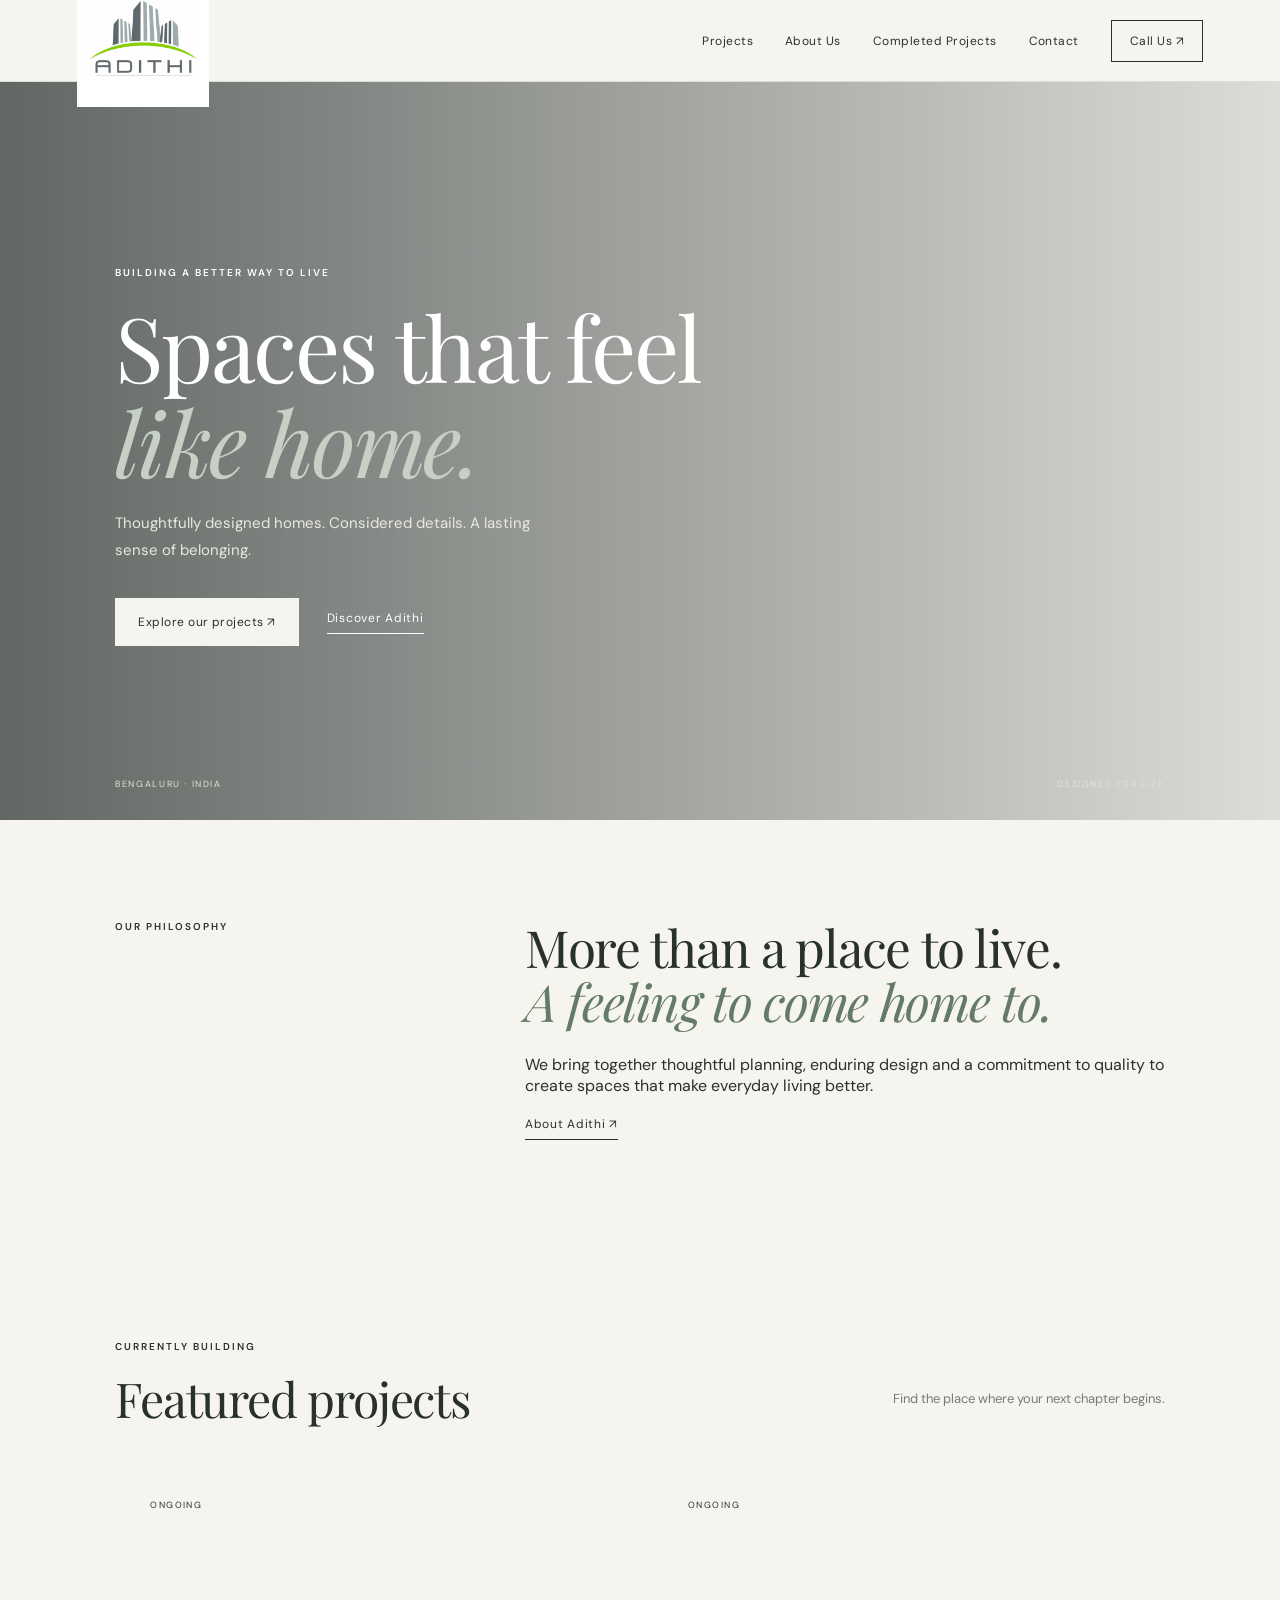
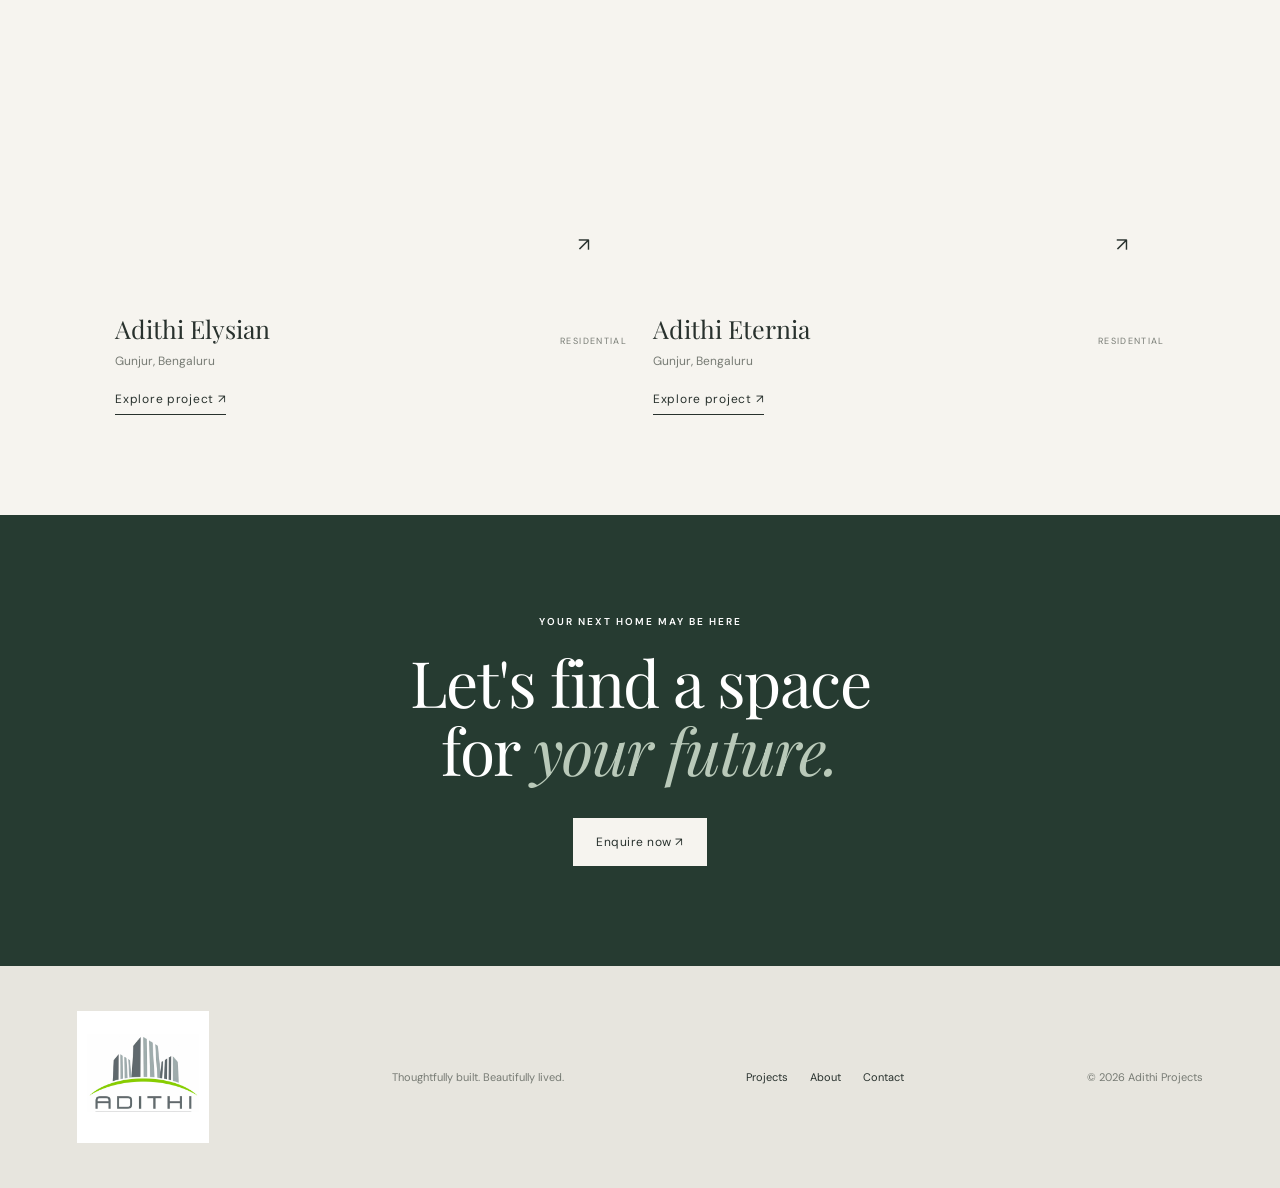
<file: index.html>
<!doctype html><html lang="en"><head><meta charset="utf-8"><meta name="viewport" content="width=device-width,initial-scale=1"><title>Adithi Projects | Adithi Projects</title><meta name="description" content="Discover thoughtfully designed homes and residential projects by Adithi Projects in Bengaluru."><link rel="preconnect" href="https://fonts.googleapis.com"><link rel="preconnect" href="https://fonts.gstatic.com" crossorigin><link href="https://fonts.googleapis.com/css2?family=DM+Sans:wght@400;500;600&family=Playfair+Display:wght@400;500;600&display=swap" rel="stylesheet"><link rel="stylesheet" href="styles.css"></head><body><header class="header"><a class="brand" href="index.html"><img src="adi-logo.png" alt="Adithi Projects"></a><button class="menu-toggle" aria-label="Toggle menu" aria-expanded="false">☰</button><nav class="nav"><a href="projects.html">Projects</a><a href="about.html">About Us</a><a href="completed.html">Completed Projects</a><a href="contact.html">Contact</a><a class="nav-call" href="tel:+919845559955">Call Us ↗</a></nav></header><main><section class="hero"><div class="hero-image hero-real"></div><div class="hero-content reveal"><p class="eyebrow">BUILDING A BETTER WAY TO LIVE</p><h1>Spaces that feel<br><em>like home.</em></h1><p class="hero-copy">Thoughtfully designed homes. Considered details. A lasting sense of belonging.</p><div class="hero-actions"><a class="button button-dark" href="projects.html">Explore our projects ↗</a><a class="text-link" href="about.html">Discover Adithi</a></div></div><div class="hero-caption"><span>BENGALURU · INDIA</span><span>DESIGNED FOR LIFE</span></div></section><section class="intro section reveal"><div><span class="eyebrow">OUR PHILOSOPHY</span></div><div><h2>More than a place to live.<br><em>A feeling to come home to.</em></h2><p>We bring together thoughtful planning, enduring design and a commitment to quality to create spaces that make everyday living better.</p><a class="text-link" href="about.html">About Adithi ↗</a></div></section><section class="projects section"><div class="section-head"><div><span class="eyebrow">CURRENTLY BUILDING</span><h2>Featured projects</h2></div><p>Find the place where your next chapter begins.</p></div><div class="project-grid"><article class="project-card reveal"><a href="elysian.html" class="project-image official-elysian"><span class="image-tag">ONGOING</span><span class="image-arrow">↗</span></a><div class="project-info"><div><h3>Adithi Elysian</h3><p>Gunjur, Bengaluru</p></div><span class="project-type">RESIDENTIAL</span></div><a class="text-link" href="elysian.html">Explore project ↗</a></article><article class="project-card reveal"><a href="eternia.html" class="project-image official-eternia"><span class="image-tag">ONGOING</span><span class="image-arrow">↗</span></a><div class="project-info"><div><h3>Adithi Eternia</h3><p>Gunjur, Bengaluru</p></div><span class="project-type">RESIDENTIAL</span></div><a class="text-link" href="eternia.html">Explore project ↗</a></article></div></section><section class="cta-band"><span class="eyebrow">YOUR NEXT HOME MAY BE HERE</span><h2>Let's find a space<br>for <em>your future.</em></h2><a class="button button-light" href="contact.html">Enquire now ↗</a></section></main><footer><a class="brand brand-footer" href="index.html"><img src="adi-logo.png" alt="Adithi Projects" width="130"></a><p>Thoughtfully built. Beautifully lived.</p><div class="footer-links"><a href="projects.html">Projects</a><a href="about.html">About</a><a href="contact.html">Contact</a></div><span class="copyright">© 2026 Adithi Projects</span></footer><script src="script.js"></script></body></html>
</file>
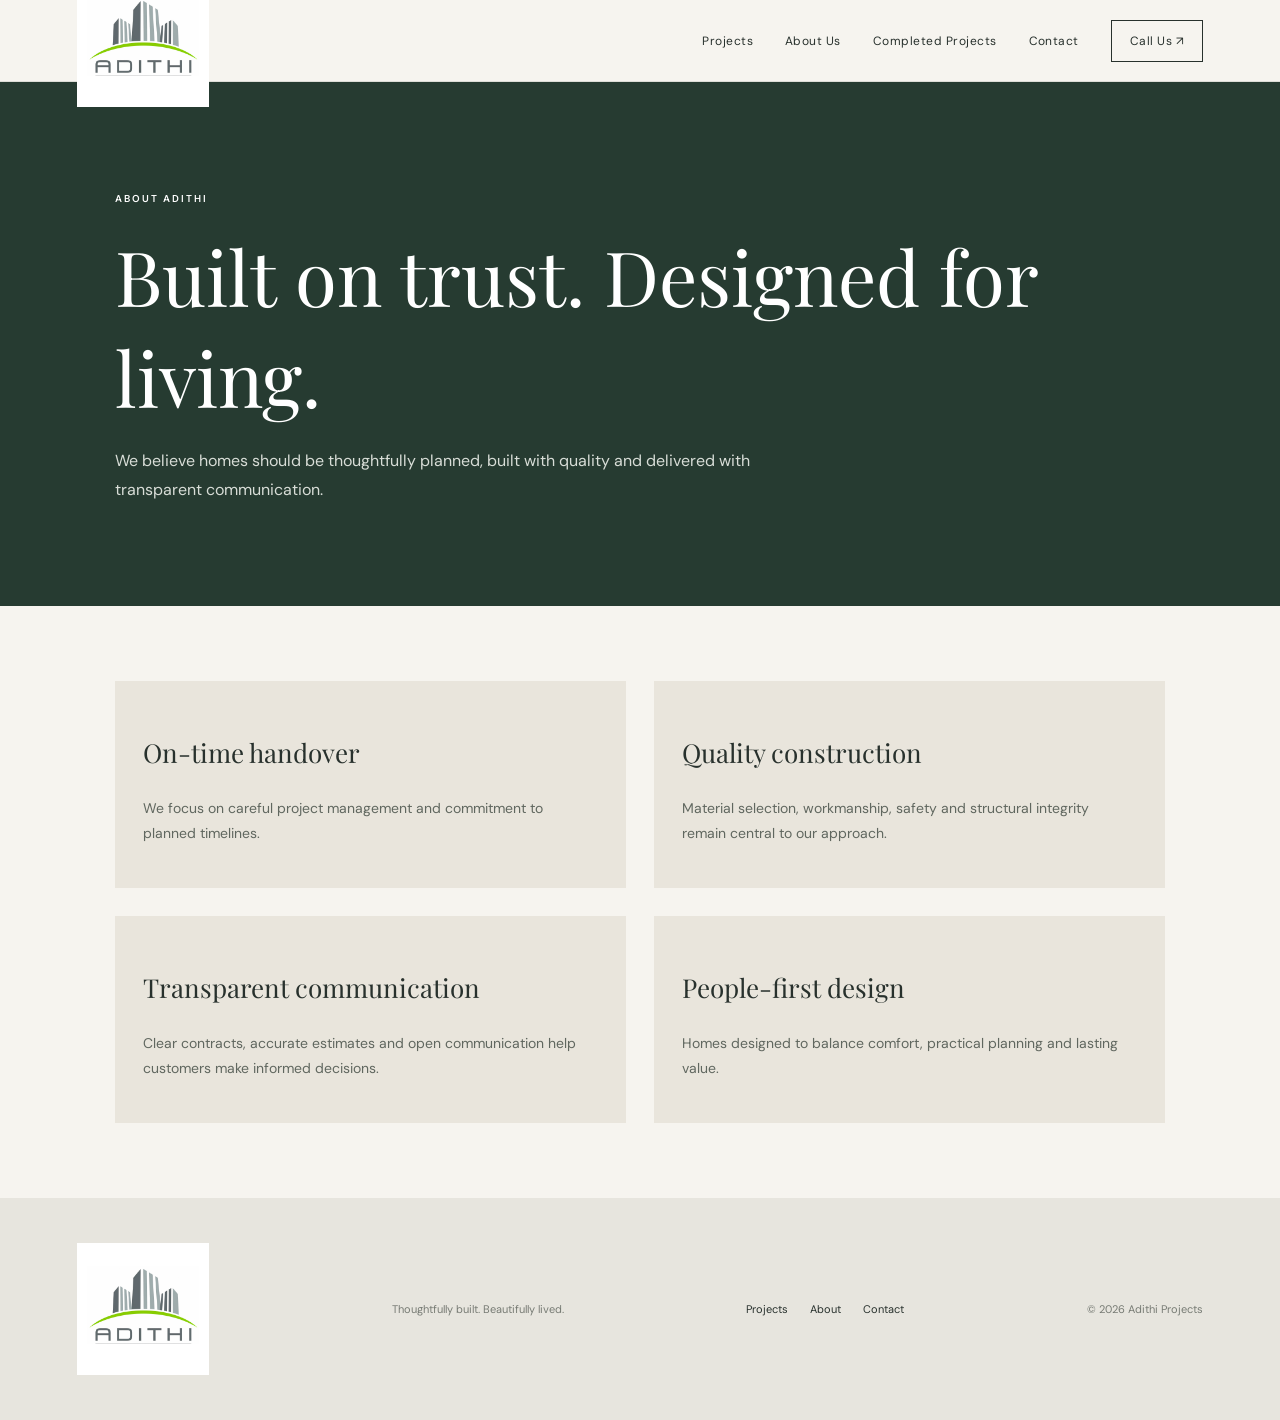
<file: about.html>
<!doctype html><html lang="en"><head><meta charset="utf-8"><meta name="viewport" content="width=device-width,initial-scale=1"><title>About Us | Adithi Projects</title><meta name="description" content="Discover thoughtfully designed homes and residential projects by Adithi Projects in Bengaluru."><link rel="preconnect" href="https://fonts.googleapis.com"><link rel="preconnect" href="https://fonts.gstatic.com" crossorigin><link href="https://fonts.googleapis.com/css2?family=DM+Sans:wght@400;500;600&family=Playfair+Display:wght@400;500;600&display=swap" rel="stylesheet"><link rel="stylesheet" href="styles.css"></head><body><header class="header"><a class="brand" href="index.html"><img src="adi-logo.png" alt="Adithi Projects"></a><button class="menu-toggle" aria-label="Toggle menu" aria-expanded="false">☰</button><nav class="nav"><a href="projects.html">Projects</a><a href="about.html">About Us</a><a href="completed.html">Completed Projects</a><a href="contact.html">Contact</a><a class="nav-call" href="tel:+919845559955">Call Us ↗</a></nav></header><main><section class="page-hero reveal"><span class="eyebrow">ABOUT ADITHI</span><h1>Built on trust. Designed for living.</h1><p>We believe homes should be thoughtfully planned, built with quality and delivered with transparent communication.</p></section><section class="page-content"><div class="project-detail-grid"><div class="detail-panel reveal"><h3>On-time handover</h3><p>We focus on careful project management and commitment to planned timelines.</p></div><div class="detail-panel reveal"><h3>Quality construction</h3><p>Material selection, workmanship, safety and structural integrity remain central to our approach.</p></div><div class="detail-panel reveal"><h3>Transparent communication</h3><p>Clear contracts, accurate estimates and open communication help customers make informed decisions.</p></div><div class="detail-panel reveal"><h3>People-first design</h3><p>Homes designed to balance comfort, practical planning and lasting value.</p></div></div></section></main><footer><a class="brand brand-footer" href="index.html"><img src="adi-logo.png" alt="Adithi Projects" width="130"></a><p>Thoughtfully built. Beautifully lived.</p><div class="footer-links"><a href="projects.html">Projects</a><a href="about.html">About</a><a href="contact.html">Contact</a></div><span class="copyright">© 2026 Adithi Projects</span></footer><script src="script.js"></script></body></html>
</file>
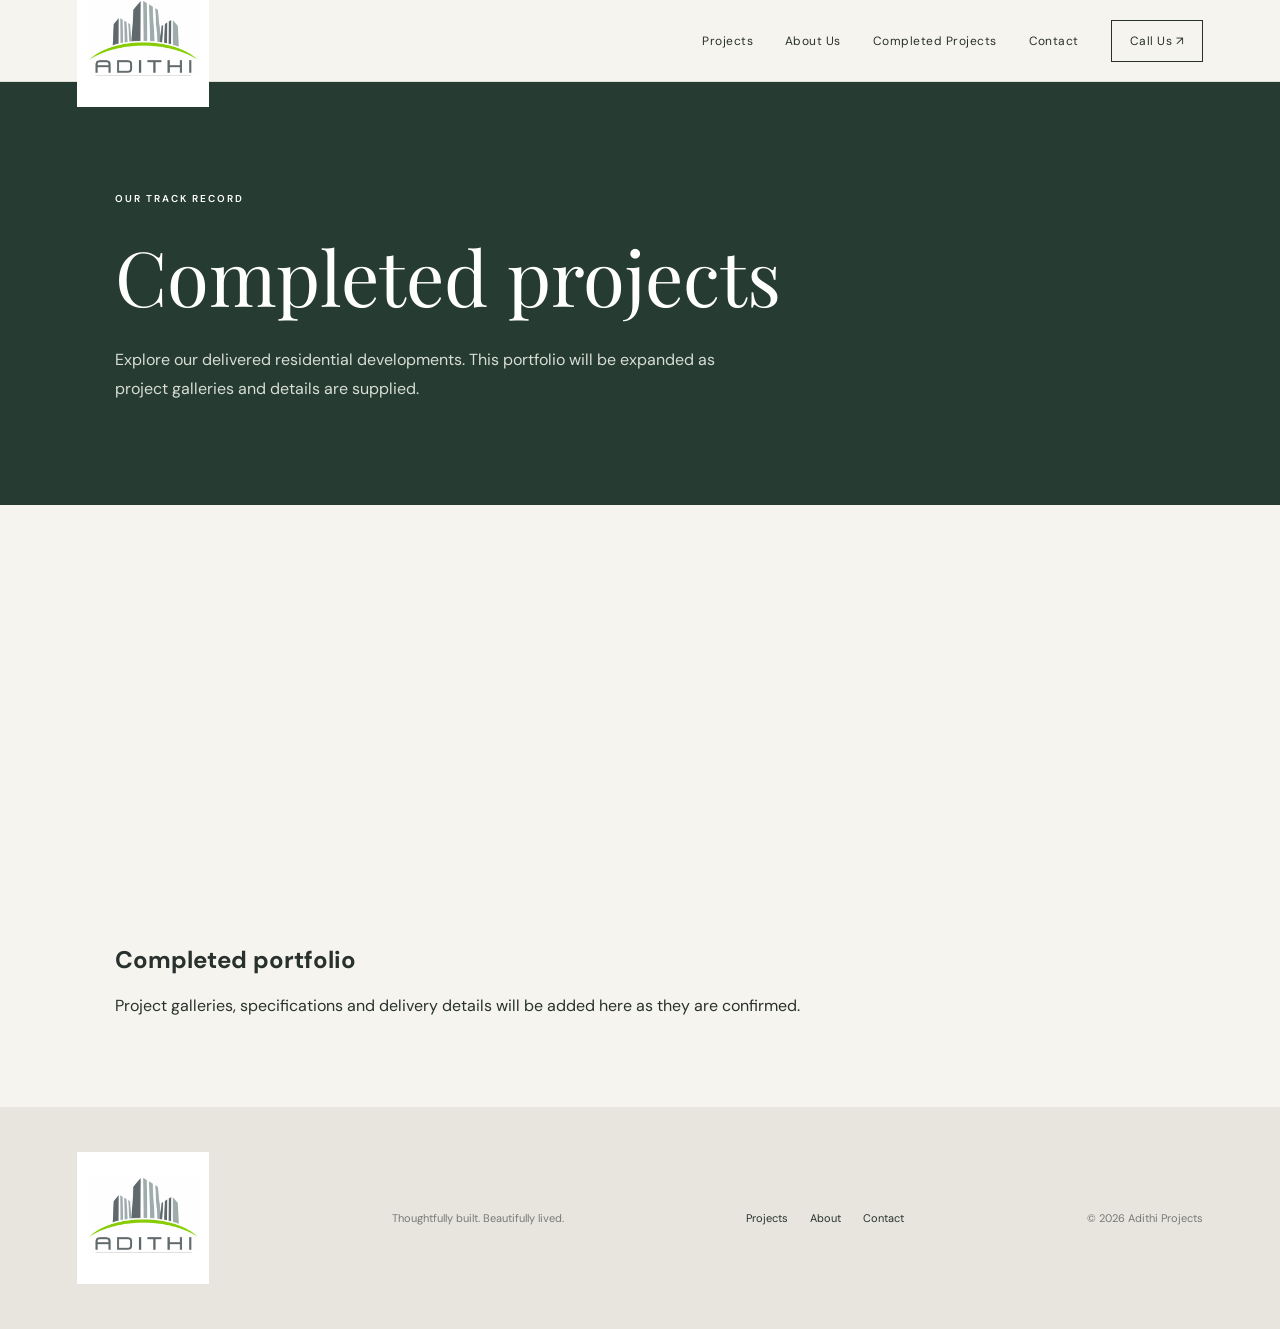
<file: completed.html>
<!doctype html><html lang="en"><head><meta charset="utf-8"><meta name="viewport" content="width=device-width,initial-scale=1"><title>Completed Projects | Adithi Projects</title><meta name="description" content="Discover thoughtfully designed homes and residential projects by Adithi Projects in Bengaluru."><link rel="preconnect" href="https://fonts.googleapis.com"><link rel="preconnect" href="https://fonts.gstatic.com" crossorigin><link href="https://fonts.googleapis.com/css2?family=DM+Sans:wght@400;500;600&family=Playfair+Display:wght@400;500;600&display=swap" rel="stylesheet"><link rel="stylesheet" href="styles.css"></head><body><header class="header"><a class="brand" href="index.html"><img src="adi-logo.png" alt="Adithi Projects"></a><button class="menu-toggle" aria-label="Toggle menu" aria-expanded="false">☰</button><nav class="nav"><a href="projects.html">Projects</a><a href="about.html">About Us</a><a href="completed.html">Completed Projects</a><a href="contact.html">Contact</a><a class="nav-call" href="tel:+919845559955">Call Us ↗</a></nav></header><main><section class="page-hero reveal"><span class="eyebrow">OUR TRACK RECORD</span><h1>Completed projects</h1><p>Explore our delivered residential developments. This portfolio will be expanded as project galleries and details are supplied.</p></section><section class="page-content"><article class="project-card reveal"><div class="completed-image image-completed"></div><h2>Completed portfolio</h2><p>Project galleries, specifications and delivery details will be added here as they are confirmed.</p></article></section></main><footer><a class="brand brand-footer" href="index.html"><img src="adi-logo.png" alt="Adithi Projects" width="130"></a><p>Thoughtfully built. Beautifully lived.</p><div class="footer-links"><a href="projects.html">Projects</a><a href="about.html">About</a><a href="contact.html">Contact</a></div><span class="copyright">© 2026 Adithi Projects</span></footer><script src="script.js"></script></body></html>
</file>
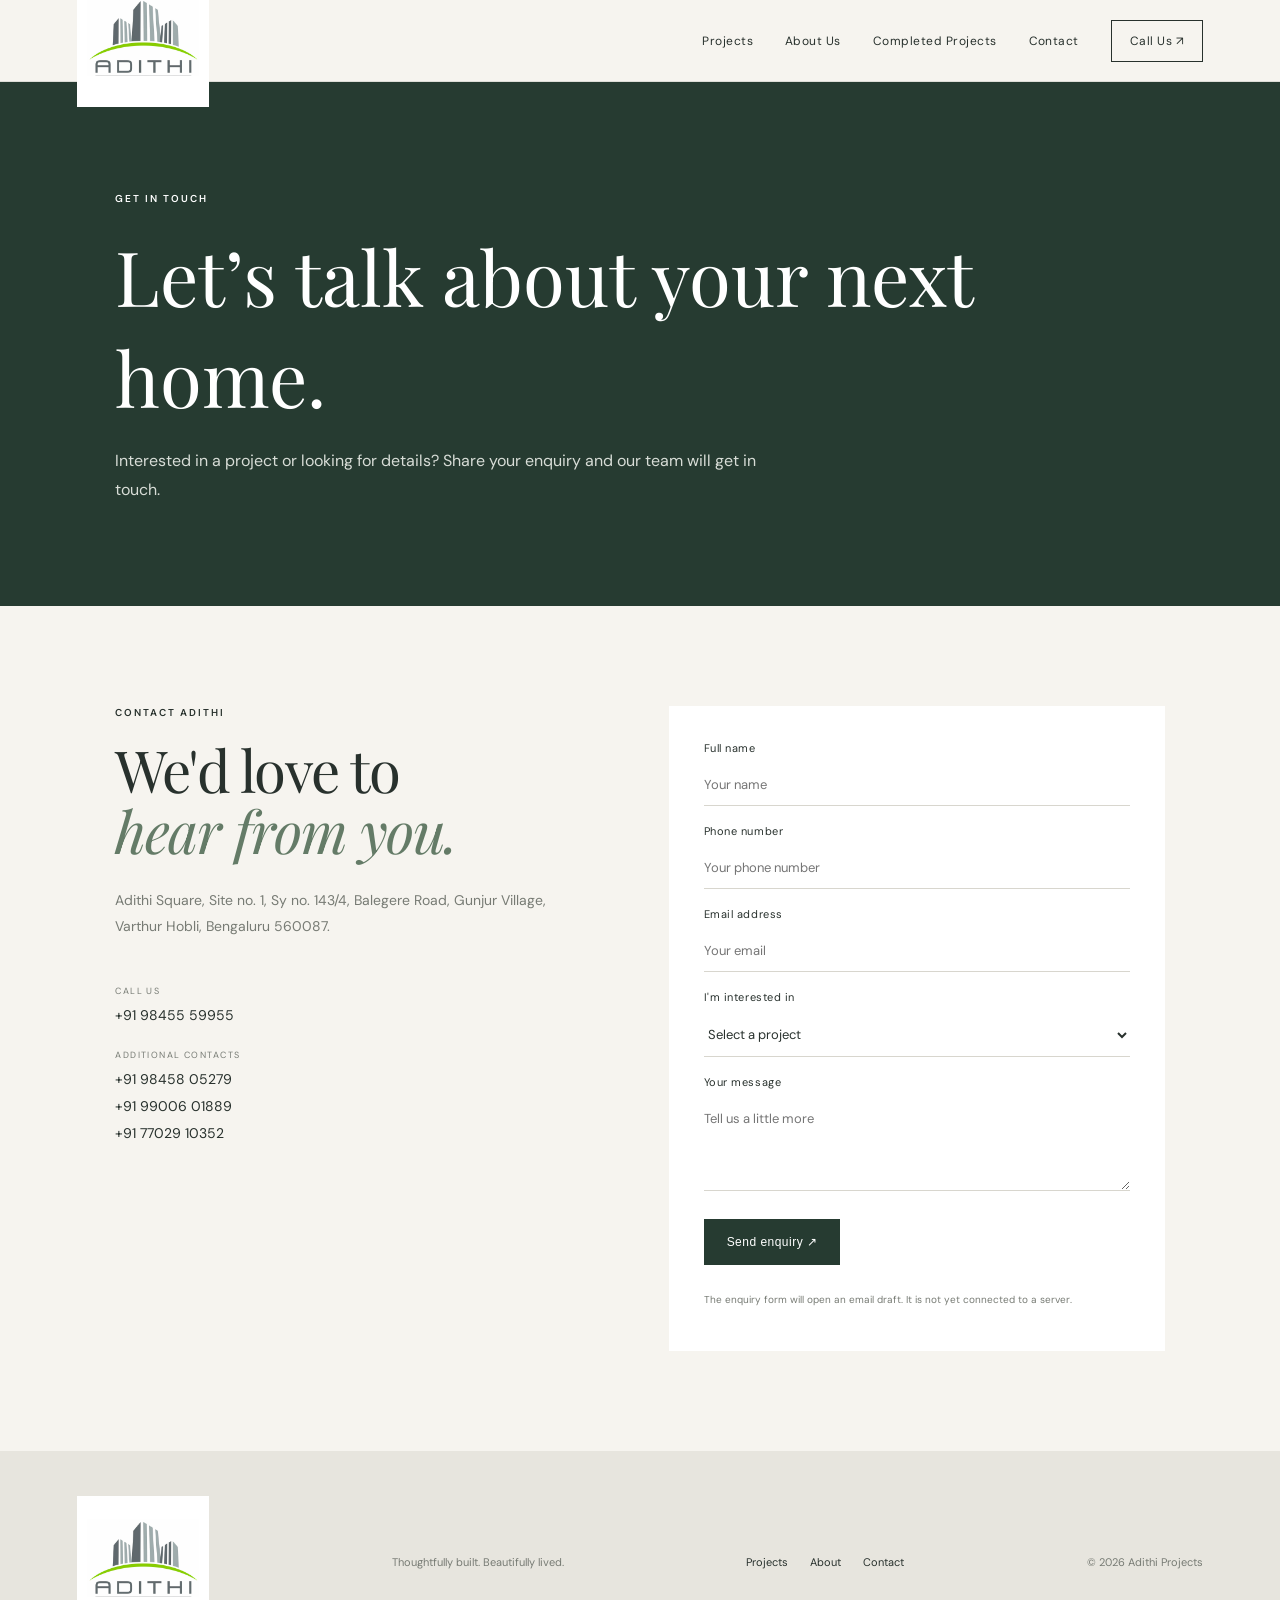
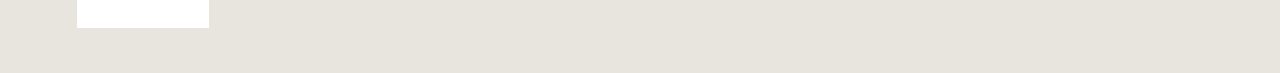
<file: contact.html>
<!doctype html><html lang="en"><head><meta charset="utf-8"><meta name="viewport" content="width=device-width,initial-scale=1"><title>Contact Us | Adithi Projects</title><meta name="description" content="Discover thoughtfully designed homes and residential projects by Adithi Projects in Bengaluru."><link rel="preconnect" href="https://fonts.googleapis.com"><link rel="preconnect" href="https://fonts.gstatic.com" crossorigin><link href="https://fonts.googleapis.com/css2?family=DM+Sans:wght@400;500;600&family=Playfair+Display:wght@400;500;600&display=swap" rel="stylesheet"><link rel="stylesheet" href="styles.css"></head><body><header class="header"><a class="brand" href="index.html"><img src="adi-logo.png" alt="Adithi Projects"></a><button class="menu-toggle" aria-label="Toggle menu" aria-expanded="false">☰</button><nav class="nav"><a href="projects.html">Projects</a><a href="about.html">About Us</a><a href="completed.html">Completed Projects</a><a href="contact.html">Contact</a><a class="nav-call" href="tel:+919845559955">Call Us ↗</a></nav></header><main><section class="page-hero reveal"><span class="eyebrow">GET IN TOUCH</span><h1>Let’s talk about your next home.</h1><p>Interested in a project or looking for details? Share your enquiry and our team will get in touch.</p></section><section class="section contact contact-page"><div class="contact-copy reveal"><span class="eyebrow">CONTACT ADITHI</span><h2>We'd love to<br><em>hear from you.</em></h2><p>Adithi Square, Site no. 1, Sy no. 143/4, Balegere Road, Gunjur Village, Varthur Hobli, Bengaluru 560087.</p><div class="contact-details"><div><span>CALL US</span><a href="tel:+919845559955">+91 98455 59955</a></div><div><span>ADDITIONAL CONTACTS</span><a href="tel:+919845805279">+91 98458 05279</a><a href="tel:+919900601889">+91 99006 01889</a><a href="tel:+917702910352">+91 77029 10352</a></div></div></div><form class="inquiry-form reveal" id="inquiry-form"><label>Full name<input name="name" placeholder="Your name" required></label><label>Phone number<input name="phone" type="tel" placeholder="Your phone number" required></label><label>Email address<input name="email" type="email" placeholder="Your email"></label><label>I'm interested in<select name="project" required><option value="">Select a project</option><option>Adithi Elysian</option><option>Adithi Eternia</option><option>Completed projects</option><option>General enquiry</option></select></label><label>Your message<textarea name="message" rows="4" placeholder="Tell us a little more"></textarea></label><button class="button button-dark" type="submit">Send enquiry ↗</button><p class="form-message" aria-live="polite">The enquiry form will open an email draft. It is not yet connected to a server.</p></form></section></main><footer><a class="brand brand-footer" href="index.html"><img src="adi-logo.png" alt="Adithi Projects" width="130"></a><p>Thoughtfully built. Beautifully lived.</p><div class="footer-links"><a href="projects.html">Projects</a><a href="about.html">About</a><a href="contact.html">Contact</a></div><span class="copyright">© 2026 Adithi Projects</span></footer><script src="script.js"></script></body></html>
</file>
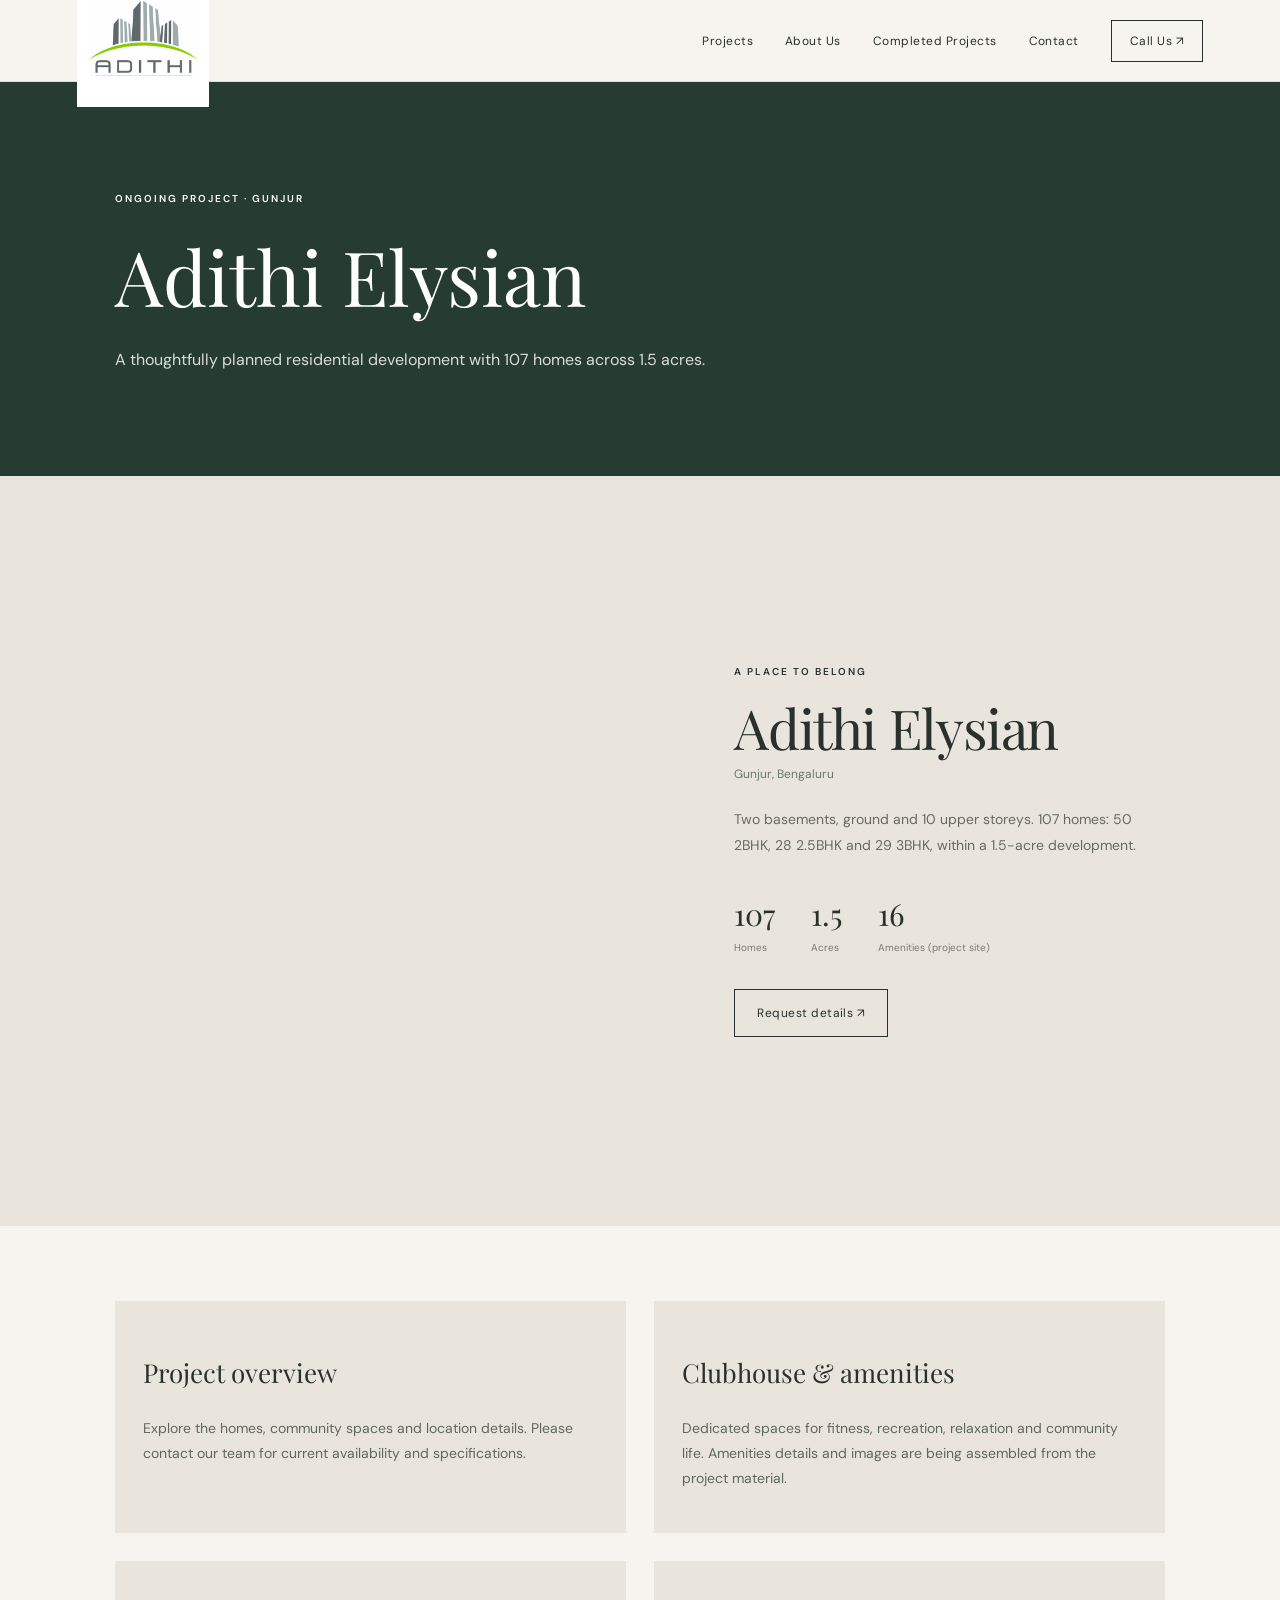
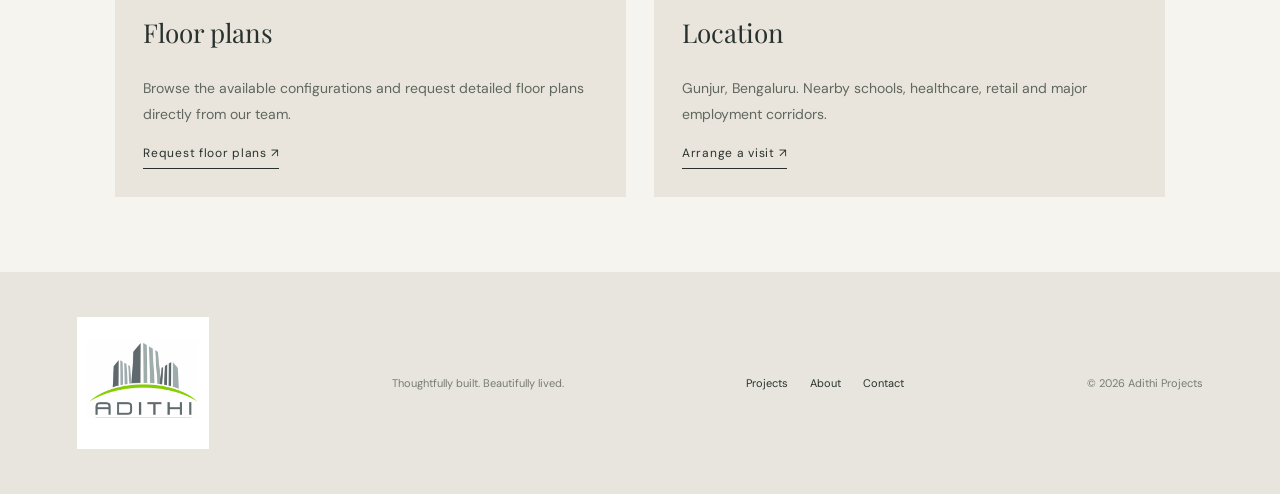
<file: elysian.html>
<!doctype html><html lang="en"><head><meta charset="utf-8"><meta name="viewport" content="width=device-width,initial-scale=1"><title>Adithi Elysian | Adithi Projects</title><meta name="description" content="Discover thoughtfully designed homes and residential projects by Adithi Projects in Bengaluru."><link rel="preconnect" href="https://fonts.googleapis.com"><link rel="preconnect" href="https://fonts.gstatic.com" crossorigin><link href="https://fonts.googleapis.com/css2?family=DM+Sans:wght@400;500;600&family=Playfair+Display:wght@400;500;600&display=swap" rel="stylesheet"><link rel="stylesheet" href="styles.css"></head><body><header class="header"><a class="brand" href="index.html"><img src="adi-logo.png" alt="Adithi Projects"></a><button class="menu-toggle" aria-label="Toggle menu" aria-expanded="false">☰</button><nav class="nav"><a href="projects.html">Projects</a><a href="about.html">About Us</a><a href="completed.html">Completed Projects</a><a href="contact.html">Contact</a><a class="nav-call" href="tel:+919845559955">Call Us ↗</a></nav></header><main><section class="page-hero reveal"><span class="eyebrow">ONGOING PROJECT · GUNJUR</span><h1>Adithi Elysian</h1><p>A thoughtfully planned residential development with 107 homes across 1.5 acres.</p></section><section class="feature section"><div class="feature-image official-elysian"></div><div class="feature-copy reveal"><span class="eyebrow">A PLACE TO BELONG</span><h2>Adithi Elysian</h2><p class="location">Gunjur, Bengaluru</p><p>Two basements, ground and 10 upper storeys. 107 homes: 50 2BHK, 28 2.5BHK and 29 3BHK, within a 1.5-acre development.</p><div class="feature-stats"><div><strong>107</strong><span>Homes</span></div><div><strong>1.5</strong><span>Acres</span></div><div><strong>16</strong><span>Amenities (project site)</span></div></div><a class="button button-outline" href="contact.html">Request details ↗</a></div></section><section class="page-content"><div class="project-detail-grid"><div class="detail-panel reveal"><h3>Project overview</h3><p>Explore the homes, community spaces and location details. Please contact our team for current availability and specifications.</p></div><div class="detail-panel reveal"><h3>Clubhouse & amenities</h3><p>Dedicated spaces for fitness, recreation, relaxation and community life. Amenities details and images are being assembled from the project material.</p></div><div class="detail-panel reveal"><h3>Floor plans</h3><p>Browse the available configurations and request detailed floor plans directly from our team.</p><a class="text-link" href="contact.html">Request floor plans ↗</a></div><div class="detail-panel reveal"><h3>Location</h3><p>Gunjur, Bengaluru. Nearby schools, healthcare, retail and major employment corridors.</p><a class="text-link" href="contact.html">Arrange a visit ↗</a></div></div></section></main><footer><a class="brand brand-footer" href="index.html"><img src="adi-logo.png" alt="Adithi Projects" width="130"></a><p>Thoughtfully built. Beautifully lived.</p><div class="footer-links"><a href="projects.html">Projects</a><a href="about.html">About</a><a href="contact.html">Contact</a></div><span class="copyright">© 2026 Adithi Projects</span></footer><script src="script.js"></script></body></html>
</file>
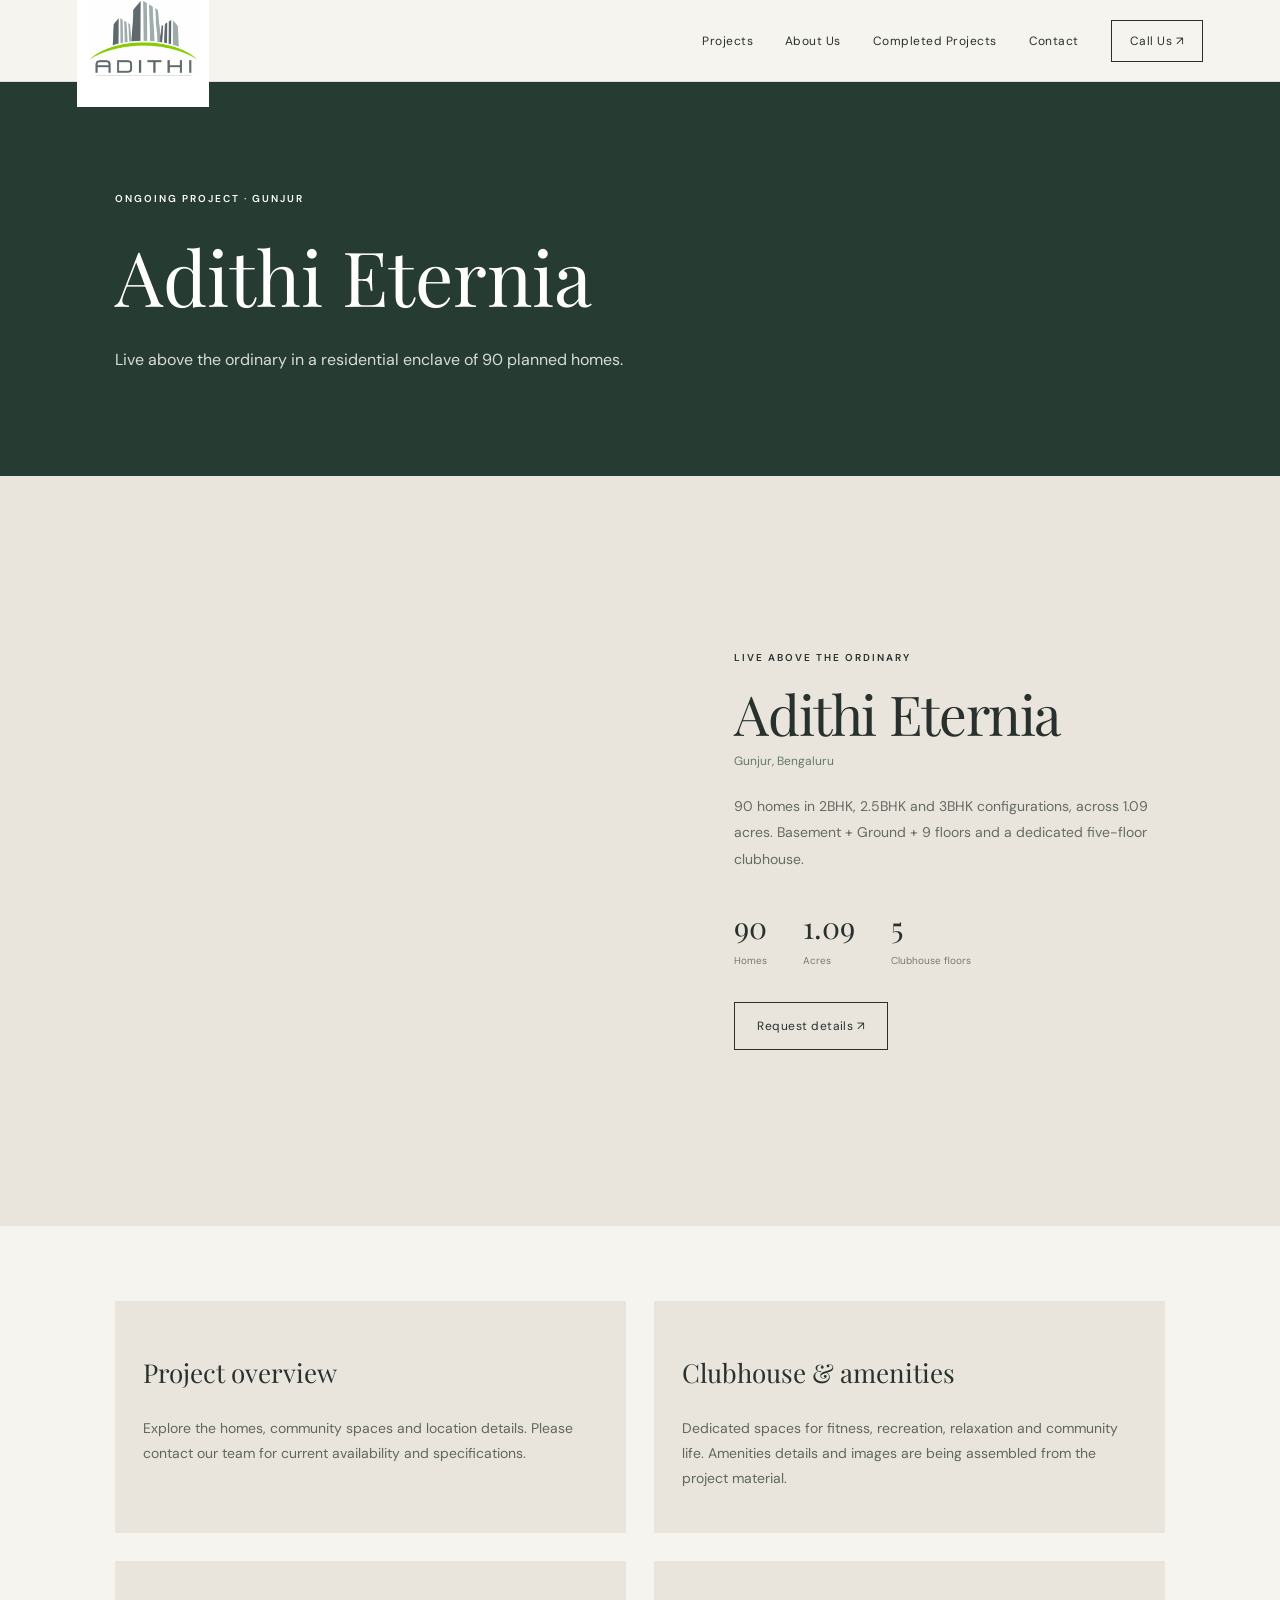
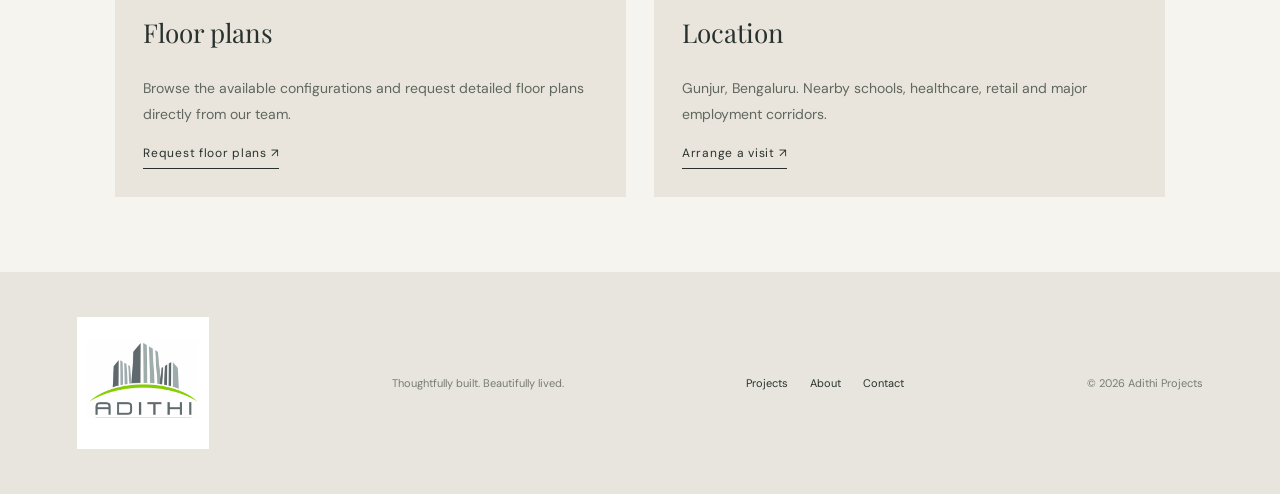
<file: eternia.html>
<!doctype html><html lang="en"><head><meta charset="utf-8"><meta name="viewport" content="width=device-width,initial-scale=1"><title>Adithi Eternia | Adithi Projects</title><meta name="description" content="Discover thoughtfully designed homes and residential projects by Adithi Projects in Bengaluru."><link rel="preconnect" href="https://fonts.googleapis.com"><link rel="preconnect" href="https://fonts.gstatic.com" crossorigin><link href="https://fonts.googleapis.com/css2?family=DM+Sans:wght@400;500;600&family=Playfair+Display:wght@400;500;600&display=swap" rel="stylesheet"><link rel="stylesheet" href="styles.css"></head><body><header class="header"><a class="brand" href="index.html"><img src="adi-logo.png" alt="Adithi Projects"></a><button class="menu-toggle" aria-label="Toggle menu" aria-expanded="false">☰</button><nav class="nav"><a href="projects.html">Projects</a><a href="about.html">About Us</a><a href="completed.html">Completed Projects</a><a href="contact.html">Contact</a><a class="nav-call" href="tel:+919845559955">Call Us ↗</a></nav></header><main><section class="page-hero reveal"><span class="eyebrow">ONGOING PROJECT · GUNJUR</span><h1>Adithi Eternia</h1><p>Live above the ordinary in a residential enclave of 90 planned homes.</p></section><section class="feature section"><div class="feature-image official-eternia"></div><div class="feature-copy reveal"><span class="eyebrow">LIVE ABOVE THE ORDINARY</span><h2>Adithi Eternia</h2><p class="location">Gunjur, Bengaluru</p><p>90 homes in 2BHK, 2.5BHK and 3BHK configurations, across 1.09 acres. Basement + Ground + 9 floors and a dedicated five-floor clubhouse.</p><div class="feature-stats"><div><strong>90</strong><span>Homes</span></div><div><strong>1.09</strong><span>Acres</span></div><div><strong>5</strong><span>Clubhouse floors</span></div></div><a class="button button-outline" href="contact.html">Request details ↗</a></div></section><section class="page-content"><div class="project-detail-grid"><div class="detail-panel reveal"><h3>Project overview</h3><p>Explore the homes, community spaces and location details. Please contact our team for current availability and specifications.</p></div><div class="detail-panel reveal"><h3>Clubhouse & amenities</h3><p>Dedicated spaces for fitness, recreation, relaxation and community life. Amenities details and images are being assembled from the project material.</p></div><div class="detail-panel reveal"><h3>Floor plans</h3><p>Browse the available configurations and request detailed floor plans directly from our team.</p><a class="text-link" href="contact.html">Request floor plans ↗</a></div><div class="detail-panel reveal"><h3>Location</h3><p>Gunjur, Bengaluru. Nearby schools, healthcare, retail and major employment corridors.</p><a class="text-link" href="contact.html">Arrange a visit ↗</a></div></div></section></main><footer><a class="brand brand-footer" href="index.html"><img src="adi-logo.png" alt="Adithi Projects" width="130"></a><p>Thoughtfully built. Beautifully lived.</p><div class="footer-links"><a href="projects.html">Projects</a><a href="about.html">About</a><a href="contact.html">Contact</a></div><span class="copyright">© 2026 Adithi Projects</span></footer><script src="script.js"></script></body></html>
</file>
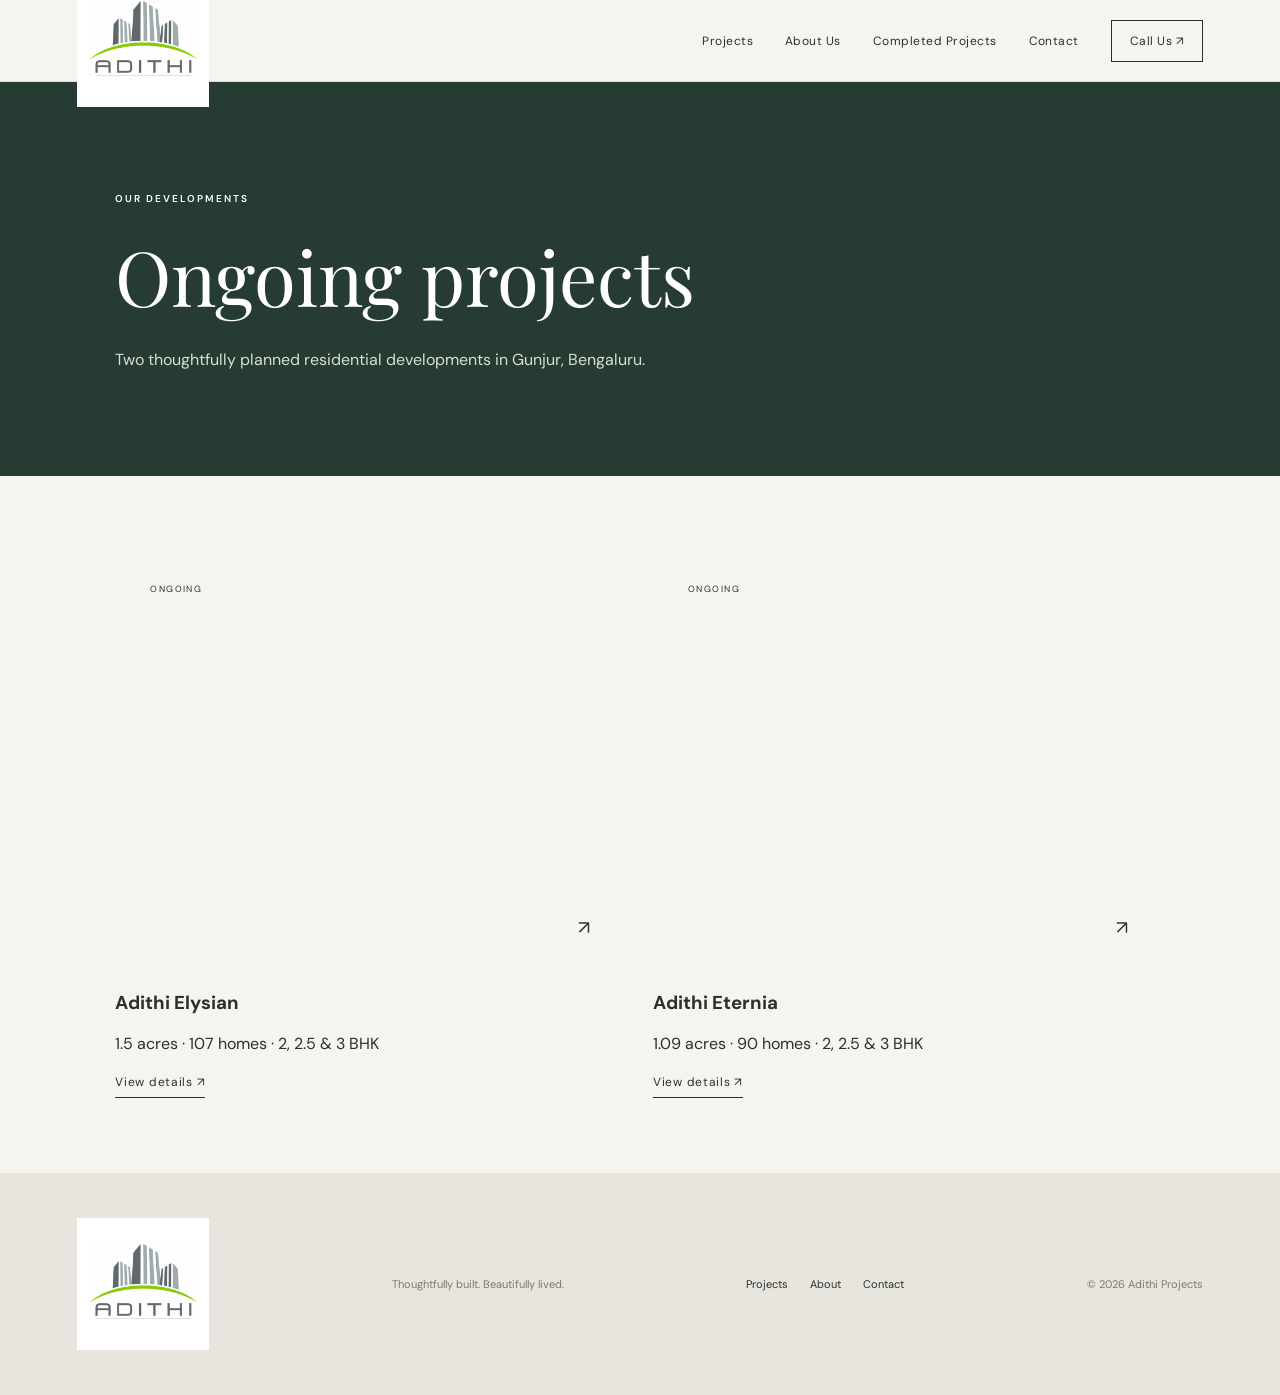
<file: projects.html>
<!doctype html><html lang="en"><head><meta charset="utf-8"><meta name="viewport" content="width=device-width,initial-scale=1"><title>Ongoing Projects | Adithi Projects</title><meta name="description" content="Discover thoughtfully designed homes and residential projects by Adithi Projects in Bengaluru."><link rel="preconnect" href="https://fonts.googleapis.com"><link rel="preconnect" href="https://fonts.gstatic.com" crossorigin><link href="https://fonts.googleapis.com/css2?family=DM+Sans:wght@400;500;600&family=Playfair+Display:wght@400;500;600&display=swap" rel="stylesheet"><link rel="stylesheet" href="styles.css"></head><body><header class="header"><a class="brand" href="index.html"><img src="adi-logo.png" alt="Adithi Projects"></a><button class="menu-toggle" aria-label="Toggle menu" aria-expanded="false">☰</button><nav class="nav"><a href="projects.html">Projects</a><a href="about.html">About Us</a><a href="completed.html">Completed Projects</a><a href="contact.html">Contact</a><a class="nav-call" href="tel:+919845559955">Call Us ↗</a></nav></header><main><section class="page-hero reveal"><span class="eyebrow">OUR DEVELOPMENTS</span><h1>Ongoing projects</h1><p>Two thoughtfully planned residential developments in Gunjur, Bengaluru.</p></section><section class="page-content"><div class="project-grid"><article class="project-card reveal"><a class="project-image official-elysian" href="elysian.html"><span class="image-tag">ONGOING</span><span class="image-arrow">↗</span></a><h3>Adithi Elysian</h3><p>1.5 acres · 107 homes · 2, 2.5 & 3 BHK</p><a class="text-link" href="elysian.html">View details ↗</a></article><article class="project-card reveal"><a class="project-image official-eternia" href="eternia.html"><span class="image-tag">ONGOING</span><span class="image-arrow">↗</span></a><h3>Adithi Eternia</h3><p>1.09 acres · 90 homes · 2, 2.5 & 3 BHK</p><a class="text-link" href="eternia.html">View details ↗</a></article></div></section></main><footer><a class="brand brand-footer" href="index.html"><img src="adi-logo.png" alt="Adithi Projects" width="130"></a><p>Thoughtfully built. Beautifully lived.</p><div class="footer-links"><a href="projects.html">Projects</a><a href="about.html">About</a><a href="contact.html">Contact</a></div><span class="copyright">© 2026 Adithi Projects</span></footer><script src="script.js"></script></body></html>
</file>
<file: styles.css>
:root{--ink:#28312d;--green:#647b67;--deep:#263b31;--ivory:#f6f4ef;--cream:#e9e5dc;--muted:#777b74;--line:#d8d6ce;--white:#fff;--lime:#84bd19}*{box-sizing:border-box}html{scroll-behavior:smooth}body{margin:0;background:var(--ivory);color:var(--ink);font-family:'DM Sans',sans-serif;font-weight:400}a{color:inherit;text-decoration:none}.header{height:82px;padding:0 6vw;display:flex;align-items:center;justify-content:space-between;border-bottom:1px solid rgba(40,49,45,.12);background:rgba(246,244,239,.96);position:sticky;top:0;z-index:20}.brand{display:flex;align-items:center;gap:12px}.brand-mark{width:34px;height:34px;border:1px solid var(--green);color:var(--green);display:grid;place-items:center;font-family:'Playfair Display',serif;font-size:22px}.brand-name{font-size:15px;letter-spacing:.16em;font-weight:600}.brand-name small{display:block;font-size:9px;letter-spacing:.3em;margin-top:3px}.nav{display:flex;gap:32px;align-items:center;font-size:12px;letter-spacing:.04em}.nav a:hover,.text-link:hover{color:var(--green)}.nav-call{border:1px solid var(--ink);padding:12px 18px}.menu-toggle{display:none;background:none;border:0;font-size:24px}.hero{min-height:660px;height:min(82vh,850px);position:relative;display:flex;align-items:center;padding:0 9vw;color:white;overflow:hidden}.hero-image{position:absolute;inset:0;background:linear-gradient(90deg,rgba(19,30,26,.65),rgba(19,30,26,.13)),url('https://images.unsplash.com/photo-1600607687939-ce8a6c25118c?auto=format&fit=crop&w=2200&q=85') center/cover;transform:scale(1.02)}.hero-content{position:relative;max-width:650px}.eyebrow{font-size:10px;letter-spacing:.2em;font-weight:600;display:block;margin-bottom:20px}.hero h1,.section h2,.cta-band h2{font-family:'Playfair Display',serif;font-weight:400;line-height:1.06;letter-spacing:-.025em}.hero h1{font-size:clamp(48px,7vw,90px);margin:0 0 22px}.hero h1 em,.section h2 em,.cta-band h2 em{font-weight:400;color:#c7d0c5}.hero-copy{font-size:15px;line-height:1.8;max-width:430px;color:#e9e9e2}.hero-actions{display:flex;align-items:center;gap:28px;margin-top:34px}.button{padding:15px 22px;display:inline-flex;align-items:center;gap:24px;font-size:12px;letter-spacing:.04em;border:1px solid transparent;cursor:pointer;transition:.2s}.button span{font-size:17px}.button-dark{background:var(--deep);color:white}.hero .button-dark{background:var(--ivory);color:var(--ink)}.button:hover{transform:translateY(-2px)}.text-link{font-size:12px;letter-spacing:.06em;border-bottom:1px solid currentColor;padding-bottom:7px;display:inline-flex;gap:18px;align-items:center}.hero-caption{position:absolute;bottom:30px;left:9vw;right:9vw;display:flex;justify-content:space-between;font-size:9px;letter-spacing:.18em;color:#e2e3dc}.section{padding:100px 9vw}.intro{display:grid;grid-template-columns:1fr 2fr;gap:7vw}.intro h2{font-size:clamp(36px,4vw,56px);max-width:800px;margin:0 0 25px}.intro h2 em{color:var(--green)}.intro-text p{max-width:640px;line-height:1.9;color:#646a63;font-size:14px;margin-bottom:30px}.section-head{display:flex;justify-content:space-between;align-items:end;margin-bottom:44px}.section-head h2{font-size:48px;margin:0}.section-head p{max-width:300px;font-size:13px;line-height:1.7;color:var(--muted)}.project-grid{display:grid;grid-template-columns:1fr 1fr;gap:26px}.project-image{height:420px;display:block;position:relative;background-size:cover;background-position:center}.image-elysian{background-image:url('https://images.unsplash.com/photo-1600585154340-be6161a56a0c?auto=format&fit=crop&w=1500&q=85')}.image-second{background-image:url('https://images.unsplash.com/photo-1600607687920-4e2a09cf159d?auto=format&fit=crop&w=1500&q=85')}.image-tag{position:absolute;top:22px;left:22px;background:var(--ivory);padding:10px 13px;font-size:9px;letter-spacing:.16em}.image-arrow{position:absolute;right:22px;bottom:22px;background:var(--ivory);width:42px;height:42px;display:grid;place-items:center;font-size:19px}.project-info{display:flex;justify-content:space-between;align-items:center;margin:25px 0 18px}.project-info h3,.completed-grid h3{font-family:'Playfair Display',serif;font-weight:400;font-size:25px;margin:0 0 8px}.project-info p,.completed-grid p{font-size:12px;color:var(--muted);margin:0}.project-type{font-size:9px;letter-spacing:.15em;color:var(--muted)}.feature{display:grid;grid-template-columns:1.2fr 1fr;gap:8vw;align-items:center;background:var(--cream)}.feature-image{min-height:550px;background-size:cover;background-position:center}.feature-copy h2{font-size:55px;margin:0}.location{font-size:12px;color:var(--green);margin:10px 0 24px}.feature-copy>p:not(.location){font-size:14px;line-height:1.9;color:#656b64;max-width:500px}.feature-stats{display:flex;gap:36px;margin:35px 0}.feature-stats div{display:flex;flex-direction:column;gap:7px}.feature-stats strong{font-family:'Playfair Display',serif;font-weight:400;font-size:30px}.feature-stats span{font-size:10px;color:var(--muted)}.button-outline{border-color:var(--ink);color:var(--ink)}.completed-grid{display:grid;grid-template-columns:1fr 1fr;gap:26px}.completed-image{height:340px;background-size:cover;background-position:center;position:relative;margin-bottom:24px}.image-eternia{background-image:url('https://images.unsplash.com/photo-1600566753086-00f18fb6b3ea?auto=format&fit=crop&w=1400&q=85')}.image-completed{background-image:url('https://images.unsplash.com/photo-1600047509807-ba8f99d2cdde?auto=format&fit=crop&w=1400&q=85')}.note{font-size:11px;color:var(--muted);margin-top:25px}.cta-band{background:var(--deep);color:white;padding:100px 9vw;text-align:center}.cta-band h2{font-size:clamp(45px,5vw,68px);margin:0 0 34px}.cta-band h2 em{color:#b9c9b9}.button-light{background:var(--ivory);color:var(--ink)}.contact{display:grid;grid-template-columns:1fr 1fr;gap:8vw}.contact-copy h2{font-size:58px;margin:0 0 25px}.contact-copy h2 em{color:var(--green)}.contact-copy>p{font-size:14px;line-height:1.9;color:var(--muted);max-width:450px}.contact-details{margin-top:45px;display:flex;flex-direction:column;gap:25px}.contact-details div{display:flex;flex-direction:column;gap:9px}.contact-details span{font-size:9px;letter-spacing:.16em;color:var(--muted)}.contact-details a{font-size:14px}.inquiry-form{display:flex;flex-direction:column;gap:18px}.inquiry-form label{display:flex;flex-direction:column;gap:9px;font-size:11px;letter-spacing:.05em}.inquiry-form input,.inquiry-form select,.inquiry-form textarea{font-family:inherit;background:transparent;border:0;border-bottom:1px solid var(--line);padding:12px 0;outline:none;font-size:13px;color:var(--ink);border-radius:0}.inquiry-form input:focus,.inquiry-form select:focus,.inquiry-form textarea:focus{border-color:var(--green)}.inquiry-form textarea{resize:vertical}.inquiry-form button{align-self:flex-start;margin-top:10px}.form-message{font-size:10px;color:var(--muted)}footer{background:#e7e5de;padding:45px 6vw;display:flex;align-items:center;justify-content:space-between;gap:20px;flex-wrap:wrap}footer p,footer .copyright{font-size:11px;color:var(--muted)}.footer-links{display:flex;gap:22px;font-size:11px}.brand-footer .brand-mark{border-color:var(--green)}
@media(max-width:800px){.header{height:70px;padding:0 5vw}.menu-toggle{display:block}.nav{display:none;position:absolute;top:70px;left:0;right:0;background:var(--ivory);padding:25px 5vw;flex-direction:column;align-items:flex-start;gap:22px;border-bottom:1px solid var(--line)}.nav.open{display:flex}.hero{min-height:600px;padding:0 6vw}.hero-caption{left:6vw;right:6vw}.section{padding:75px 6vw}.intro{grid-template-columns:1fr;gap:20px}.project-grid,.completed-grid,.feature,.contact{grid-template-columns:1fr}.project-image{height:350px}.feature{gap:35px}.feature-image{min-height:380px}.section-head{align-items:flex-start;flex-direction:column;gap:15px}.section-head h2{font-size:38px}.contact-copy h2{font-size:48px}.cta-band{padding:75px 6vw}footer{padding:35px 6vw;flex-direction:column;align-items:flex-start}.feature-stats{gap:25px}}@media(max-width:480px){.hero h1{font-size:51px}.hero-actions{align-items:flex-start;flex-direction:column}.project-image{height:280px}.feature-stats{flex-wrap:wrap}.project-info{align-items:flex-start;gap:15px}.project-type{padding-top:8px}}

/* Multi-page luxury refinements */
.brand-mark{display:none}.brand img{width:132px;height:auto;object-fit:contain}.page-hero{padding:110px 9vw 85px;background:var(--deep);color:white}.page-hero h1{font-family:'Playfair Display',serif;font-size:clamp(42px,6vw,76px);font-weight:400;margin:12px 0 20px}.page-hero p{max-width:650px;line-height:1.8;color:#d8ddd7}.page-content{padding:75px 9vw}.project-detail-grid{display:grid;grid-template-columns:1fr 1fr;gap:28px}.detail-panel{background:#e9e5dc;padding:28px}.detail-panel h3{font-family:'Playfair Display',serif;font-weight:400;font-size:26px}.detail-panel p,.detail-panel li{line-height:1.8;font-size:14px;color:#60675f}.hero-real{background-image:linear-gradient(90deg,rgba(18,28,25,.66),rgba(18,28,25,.1)),url('https://static.wixstatic.com/media/a517e7_8f7595768ca1416b9fbdee23b1972665~mv2.png/v1/crop/x_753,y_0,w_1772,h_1688/fill/w_1200,h_800/ back%20screen%20for%20website_edited.png')}.official-elysian{background-image:url('https://static.wixstatic.com/media/a517e7_8f2f64ea945a4a4681e96359ad21776c~mv2.jpg/v1/crop/x_353,y_0,w_748,h_571/fill/w_1200,h_800/WhatsApp%20Image%202025-05-19%20at%2012_17_56_822de2b7.jpg')}.official-eternia{background-image:url('https://static.wixstatic.com/media/a517e7_4b1b4d71cf81481d84cbee1ecf6620da~mv2.png/v1/crop/x_834,y_0,w_2172,h_2113/fill/w_1200,h_800/ETERNIA%202%20HOM.png')}.page-card{margin-bottom:35px}.page-card h2{font-family:'Playfair Display',serif;font-weight:400;font-size:36px}.reveal{opacity:0;transform:translateY(22px);transition:opacity .7s ease,transform .7s ease}.reveal.visible{opacity:1;transform:none}.contact-page{grid-template-columns:1fr 1.1fr}.contact-page .inquiry-form{background:white;padding:35px}.gallery-note{font-size:12px;color:var(--muted)}
@media(max-width:800px){.page-hero,.page-content{padding:70px 6vw}.project-detail-grid{grid-template-columns:1fr}.contact-page{grid-template-columns:1fr}.contact-page .inquiry-form{padding:25px}}
</file>
